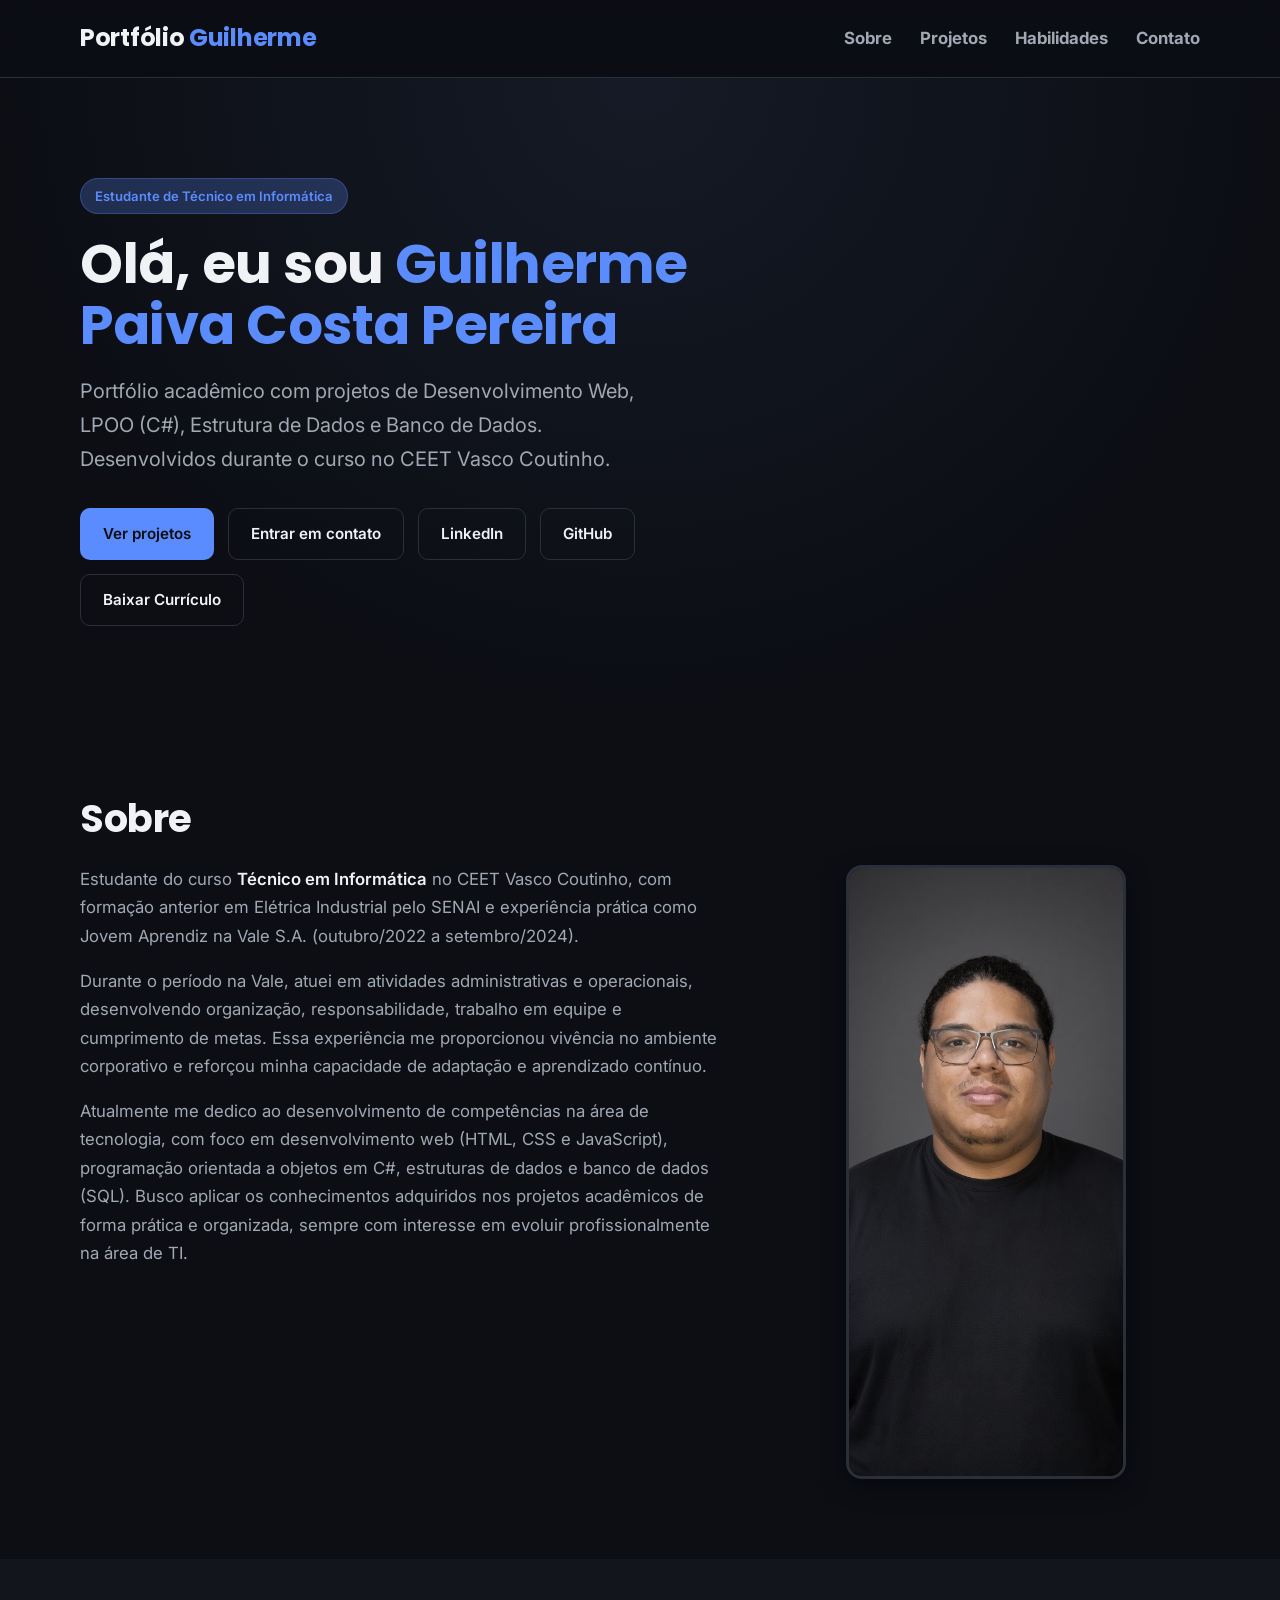
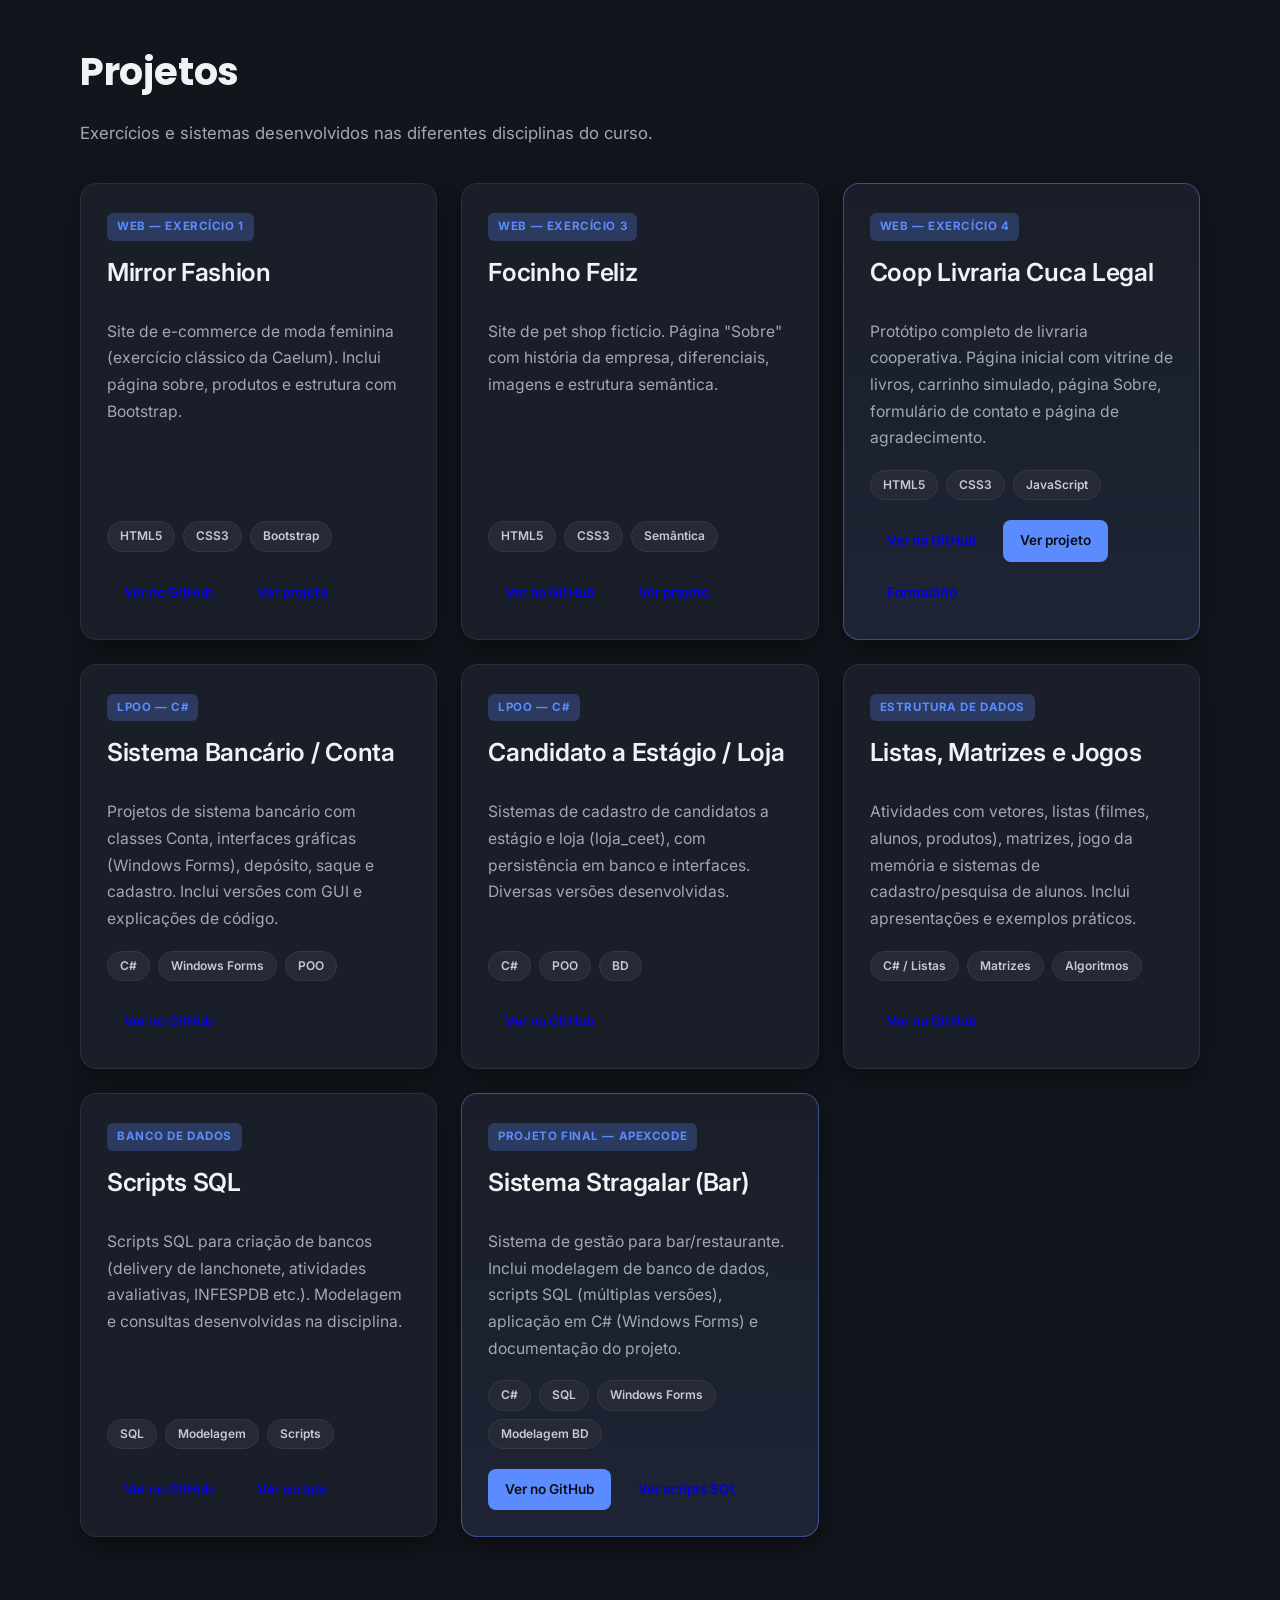
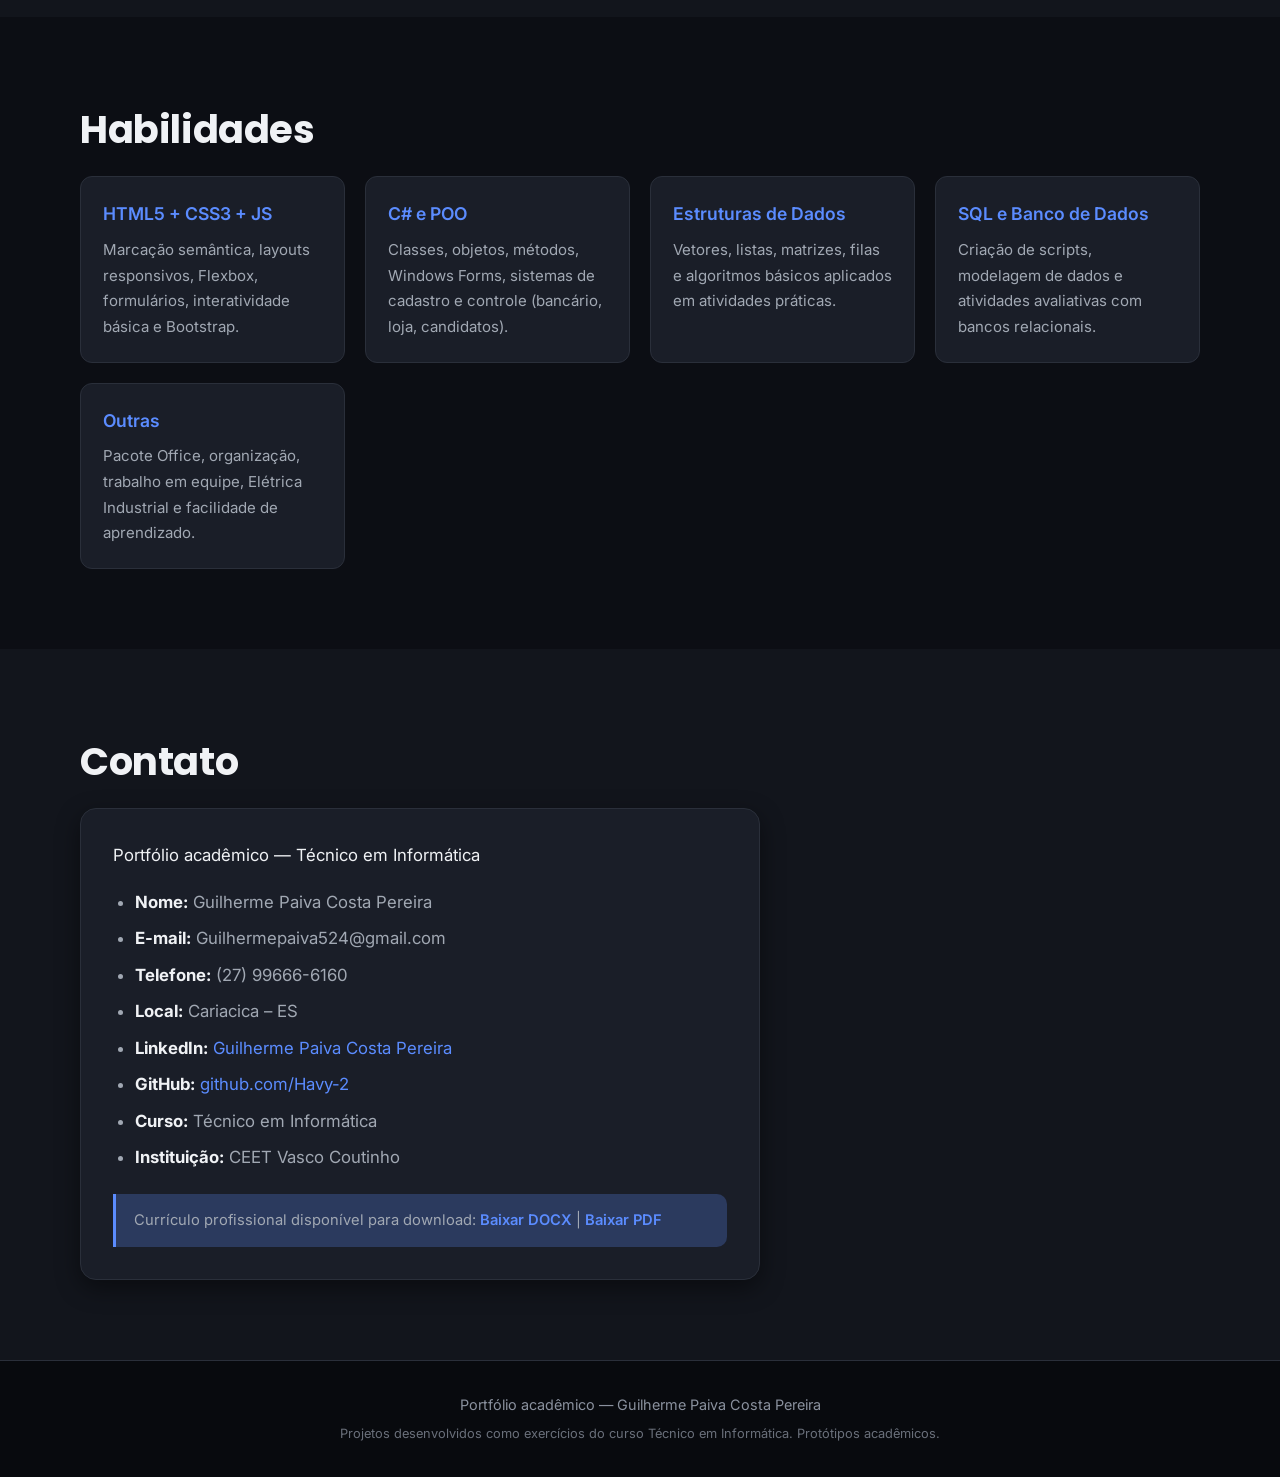
<file: index.html>
<!DOCTYPE html>
<html lang="pt-BR">
<head>
  <meta charset="UTF-8">
  <meta name="viewport" content="width=device-width, initial-scale=1.0">
  <title>Portfólio | Guilherme Paiva Costa Pereira</title>
  <link rel="stylesheet" href="css/style.css">
  <link rel="preconnect" href="https://fonts.googleapis.com">
  <link rel="preconnect" href="https://fonts.gstatic.com" crossorigin>
  <link href="https://fonts.googleapis.com/css2?family=Inter:wght@400;500;600;700&family=Poppins:wght@500;600;700&display=swap" rel="stylesheet">
</head>
<body>
  <header class="header">
    <div class="container header-inner">
      <a href="#" class="logo">Portfólio <span>Guilherme</span></a>
      <nav>
        <a href="#sobre">Sobre</a>
        <a href="#projetos">Projetos</a>
        <a href="#habilidades">Habilidades</a>
        <a href="#contato">Contato</a>
      </nav>
    </div>
  </header>

  <section class="hero">
    <div class="container">
      <div class="hero-content">
        <p class="tag">Estudante de Técnico em Informática</p>
        <h1>Olá, eu sou <span>Guilherme Paiva Costa Pereira</span></h1>
        <p class="subtitle">
          Portfólio acadêmico com projetos de Desenvolvimento Web, LPOO (C#), Estrutura de Dados e Banco de Dados.<br>
          Desenvolvidos durante o curso no CEET Vasco Coutinho.
        </p>
        <div class="hero-buttons">
          <a href="#projetos" class="btn btn-primary">Ver projetos</a>
          <a href="#contato" class="btn btn-secondary">Entrar em contato</a>
          <a href="https://www.linkedin.com/in/guilherme-paiva-costa-pereira-906704447/" class="btn btn-secondary" target="_blank" rel="noopener">LinkedIn</a>
          <a href="https://github.com/Havy-2" class="btn btn-secondary" target="_blank" rel="noopener">GitHub</a>
          <a href="curriculo-profissional.docx" class="btn btn-secondary" download>Baixar Currículo</a>
        </div>
      </div>
    </div>
  </section>

  <section id="sobre" class="section">
    <div class="container">
      <h2>Sobre</h2>
      <div class="about-grid">
        <div class="about-text">
          <p>
            Estudante do curso <strong>Técnico em Informática</strong> no CEET Vasco Coutinho, com formação anterior em Elétrica Industrial pelo SENAI e experiência prática como Jovem Aprendiz na Vale S.A. (outubro/2022 a setembro/2024).
          </p>
          <p>
            Durante o período na Vale, atuei em atividades administrativas e operacionais, desenvolvendo organização, responsabilidade, trabalho em equipe e cumprimento de metas. Essa experiência me proporcionou vivência no ambiente corporativo e reforçou minha capacidade de adaptação e aprendizado contínuo.
          </p>
          <p>
            Atualmente me dedico ao desenvolvimento de competências na área de tecnologia, com foco em desenvolvimento web (HTML, CSS e JavaScript), programação orientada a objetos em C#, estruturas de dados e banco de dados (SQL). Busco aplicar os conhecimentos adquiridos nos projetos acadêmicos de forma prática e organizada, sempre com interesse em evoluir profissionalmente na área de TI.
          </p>
        </div>
        <div class="about-avatar">
          <img src="avatar.jpg" alt="Foto de Guilherme Paiva Costa Pereira" class="avatar-img">
        </div>
      </div>
    </div>
  </section>

  <section id="projetos" class="section section-alt">
    <div class="container">
      <h2>Projetos</h2>
      <p class="section-intro">Exercícios e sistemas desenvolvidos nas diferentes disciplinas do curso.</p>

      <div class="projects-grid">
        <!-- Web Projects -->
        <article class="project-card">
          <div class="project-header">
            <span class="project-tag">Web — Exercício 1</span>
            <h3>Mirror Fashion</h3>
          </div>
          <p>
            Site de e-commerce de moda feminina (exercício clássico da Caelum). 
            Inclui página sobre, produtos e estrutura com Bootstrap.
          </p>
          <ul class="tech-list">
            <li>HTML5</li>
            <li>CSS3</li>
            <li>Bootstrap</li>
          </ul>
          <div class="project-links">
            <a href="https://github.com/Havy-2/Portfolio/tree/main/mirrorfashion" class="btn btn-sm" target="_blank">Ver no GitHub</a>
            <a href="mirrorfashion/sobre.html" class="btn btn-sm" target="_blank">Ver projeto</a>
          </div>
        </article>

        <article class="project-card">
          <div class="project-header">
            <span class="project-tag">Web — Exercício 3</span>
            <h3>Focinho Feliz</h3>
          </div>
          <p>
            Site de pet shop fictício. Página "Sobre" com história da empresa, diferenciais,
            imagens e estrutura semântica.
          </p>
          <ul class="tech-list">
            <li>HTML5</li>
            <li>CSS3</li>
            <li>Semântica</li>
          </ul>
          <div class="project-links">
            <a href="https://github.com/Havy-2/Portfolio/tree/main/focinhofeliz" class="btn btn-sm" target="_blank">Ver no GitHub</a>
            <a href="focinhofeliz/sobre.html" class="btn btn-sm" target="_blank">Ver projeto</a>
          </div>
        </article>

        <article class="project-card featured">
          <div class="project-header">
            <span class="project-tag">Web — Exercício 4</span>
            <h3>Coop Livraria Cuca Legal</h3>
          </div>
          <p>
            Protótipo completo de livraria cooperativa. Página inicial com vitrine de livros,
            carrinho simulado, página Sobre, formulário de contato e página de agradecimento.
          </p>
          <ul class="tech-list">
            <li>HTML5</li>
            <li>CSS3</li>
            <li>JavaScript</li>
          </ul>
          <div class="project-links">
            <a href="https://github.com/Havy-2/Portfolio/tree/main/livraria-cuca-legal" class="btn btn-sm" target="_blank">Ver no GitHub</a>
            <a href="livraria-cuca-legal/index.html" class="btn btn-sm btn-primary" target="_blank">Ver projeto</a>
            <a href="livraria-cuca-legal/contato.html" class="btn btn-sm" target="_blank">Formulário</a>
          </div>
        </article>

        <!-- LPOO / C# -->
        <article class="project-card">
          <div class="project-header">
            <span class="project-tag">LPOO — C#</span>
            <h3>Sistema Bancário / Conta</h3>
          </div>
          <p>
            Projetos de sistema bancário com classes Conta, interfaces gráficas (Windows Forms),
            depósito, saque e cadastro. Inclui versões com GUI e explicações de código.
          </p>
          <ul class="tech-list">
            <li>C#</li>
            <li>Windows Forms</li>
            <li>POO</li>
          </ul>
          <div class="project-links">
            <a href="https://github.com/Havy-2/Portfolio/tree/main/projetos/Banco" class="btn btn-sm" target="_blank">Ver no GitHub</a>
          </div>
        </article>

        <article class="project-card">
          <div class="project-header">
            <span class="project-tag">LPOO — C#</span>
            <h3>Candidato a Estágio / Loja</h3>
          </div>
          <p>
            Sistemas de cadastro de candidatos a estágio e loja (loja_ceet), com persistência em banco 
            e interfaces. Diversas versões desenvolvidas.
          </p>
          <ul class="tech-list">
            <li>C#</li>
            <li>POO</li>
            <li>BD</li>
          </ul>
          <div class="project-links">
            <a href="https://github.com/Havy-2/Portfolio/tree/main/projetos/ContaBancaria" class="btn btn-sm" target="_blank">Ver no GitHub</a>
          </div>
        </article>

        <!-- Estrutura de Dados -->
        <article class="project-card">
          <div class="project-header">
            <span class="project-tag">Estrutura de Dados</span>
            <h3>Listas, Matrizes e Jogos</h3>
          </div>
          <p>
            Atividades com vetores, listas (filmes, alunos, produtos), matrizes, jogo da memória 
            e sistemas de cadastro/pesquisa de alunos. Inclui apresentações e exemplos práticos.
          </p>
          <ul class="tech-list">
            <li>C# / Listas</li>
            <li>Matrizes</li>
            <li>Algoritmos</li>
          </ul>
          <div class="project-links">
            <a href="https://github.com/Havy-2/Portfolio/tree/main/projetos/ED" class="btn btn-sm" target="_blank">Ver no GitHub</a>
          </div>
        </article>

        <!-- Banco de Dados -->
        <article class="project-card">
          <div class="project-header">
            <span class="project-tag">Banco de Dados</span>
            <h3>Scripts SQL</h3>
          </div>
          <p>
            Scripts SQL para criação de bancos (delivery de lanchonete, atividades avaliativas, INFESPDB etc.).
            Modelagem e consultas desenvolvidas na disciplina.
          </p>
          <ul class="tech-list">
            <li>SQL</li>
            <li>Modelagem</li>
            <li>Scripts</li>
          </ul>
          <div class="project-links">
            <a href="https://github.com/Havy-2/Portfolio/tree/main/materiais/banco-de-dados" class="btn btn-sm" target="_blank">Ver no GitHub</a>
            <a href="materiais/banco-de-dados/" class="btn btn-sm" target="_blank">Ver scripts</a>
          </div>
        </article>

        <!-- ApexCode / Stragalar -->
        <article class="project-card featured">
          <div class="project-header">
            <span class="project-tag">Projeto Final — ApexCode</span>
            <h3>Sistema Stragalar (Bar)</h3>
          </div>
          <p>
            Sistema de gestão para bar/restaurante. Inclui modelagem de banco de dados, scripts SQL 
            (múltiplas versões), aplicação em C# (Windows Forms) e documentação do projeto.
          </p>
          <ul class="tech-list">
            <li>C#</li>
            <li>SQL</li>
            <li>Windows Forms</li>
            <li>Modelagem BD</li>
          </ul>
          <div class="project-links">
            <a href="https://github.com/Havy-2/Portfolio/tree/main/materiais/apexcode" class="btn btn-sm btn-primary" target="_blank">Ver no GitHub</a>
            <a href="materiais/apexcode/" class="btn btn-sm" target="_blank">Ver scripts SQL</a>
          </div>
        </article>
      </div>
    </div>
  </section>

  <section id="habilidades" class="section">
    <div class="container">
      <h2>Habilidades</h2>
      <div class="skills-grid">
        <div class="skill">
          <h4>HTML5 + CSS3 + JS</h4>
          <p>Marcação semântica, layouts responsivos, Flexbox, formulários, interatividade básica e Bootstrap.</p>
        </div>
        <div class="skill">
          <h4>C# e POO</h4>
          <p>Classes, objetos, métodos, Windows Forms, sistemas de cadastro e controle (bancário, loja, candidatos).</p>
        </div>
        <div class="skill">
          <h4>Estruturas de Dados</h4>
          <p>Vetores, listas, matrizes, filas e algoritmos básicos aplicados em atividades práticas.</p>
        </div>
        <div class="skill">
          <h4>SQL e Banco de Dados</h4>
          <p>Criação de scripts, modelagem de dados e atividades avaliativas com bancos relacionais.</p>
        </div>
        <div class="skill">
          <h4>Outras</h4>
          <p>Pacote Office, organização, trabalho em equipe, Elétrica Industrial e facilidade de aprendizado.</p>
        </div>
      </div>
    </div>
  </section>

  <section id="contato" class="section section-alt">
    <div class="container">
      <h2>Contato</h2>
      <div class="contact-box">
        <p>Portfólio acadêmico — Técnico em Informática</p>
        <ul class="contact-list">
          <li><strong>Nome:</strong> Guilherme Paiva Costa Pereira</li>
          <li><strong>E-mail:</strong> Guilhermepaiva524@gmail.com</li>
          <li><strong>Telefone:</strong> (27) 99666-6160</li>
          <li><strong>Local:</strong> Cariacica – ES</li>
          <li><strong>LinkedIn:</strong> <a href="https://www.linkedin.com/in/guilherme-paiva-costa-pereira-906704447/" target="_blank" rel="noopener">Guilherme Paiva Costa Pereira</a></li>
          <li><strong>GitHub:</strong> <a href="https://github.com/Havy-2" target="_blank" rel="noopener">github.com/Havy-2</a></li>
          <li><strong>Curso:</strong> Técnico em Informática</li>
          <li><strong>Instituição:</strong> CEET Vasco Coutinho</li>
        </ul>
        <p class="note">
          Currículo profissional disponível para download: 
          <a href="curriculo-profissional.docx" download>Baixar DOCX</a> | 
          <a href="curriculo-guilherme-paiva.pdf" download>Baixar PDF</a>
        </p>
      </div>
    </div>
  </section>

  <footer class="footer">
    <div class="container">
      <p>Portfólio acadêmico — Guilherme Paiva Costa Pereira</p>
      <p class="footer-note">Projetos desenvolvidos como exercícios do curso Técnico em Informática. Protótipos acadêmicos.</p>
    </div>
  </footer>

  <script src="js/script.js"></script>
</body>
</html>
</file>
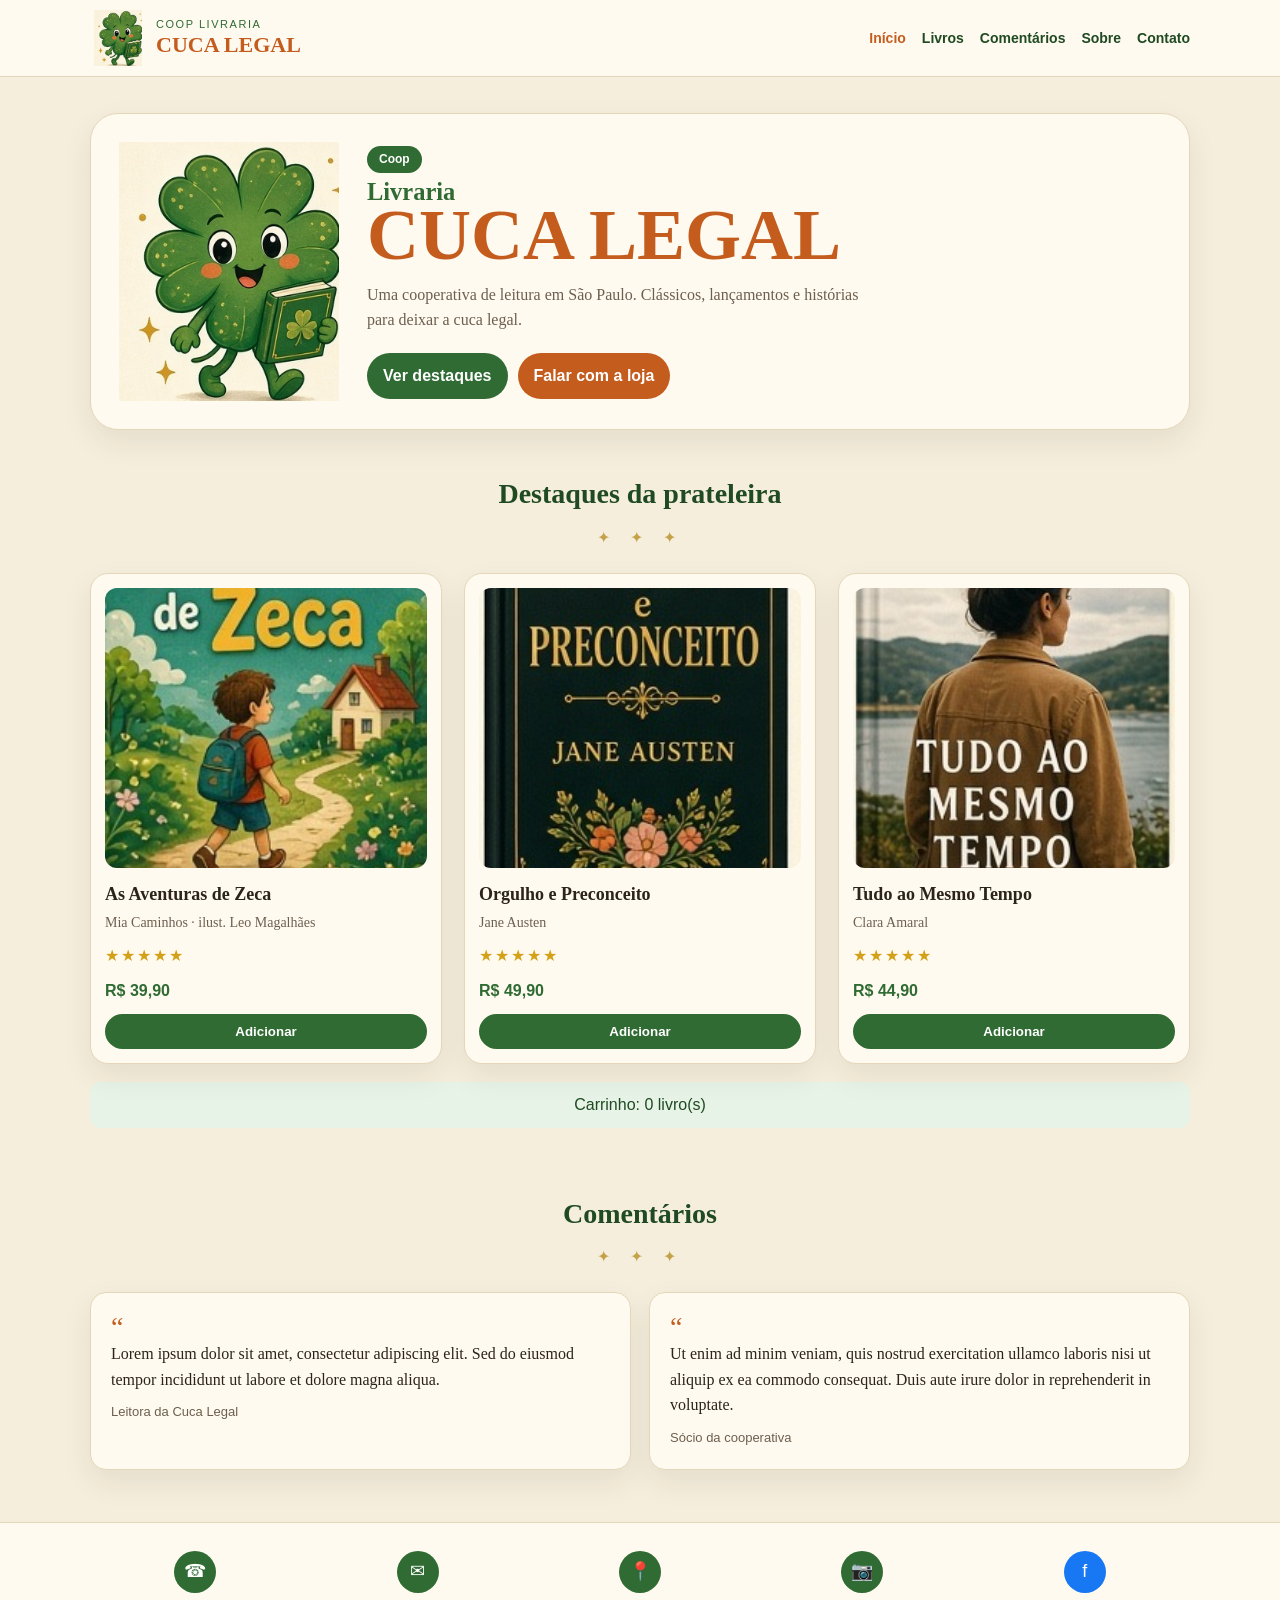
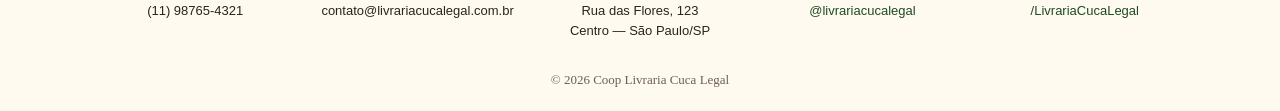
<file: projetos-web/livraria-cuca-legal/index.html>
<!DOCTYPE html>
<html lang="pt-BR">
<head>
  <meta charset="UTF-8">
  <meta name="viewport" content="width=device-width, initial-scale=1.0">
  <title>Coop Livraria Cuca Legal</title>
  <link rel="icon" href="sobre/img/logo-rodape.jpg" type="image/jpeg">
  <link rel="stylesheet" href="css/estilo.css">
</head>
<body>
  <header class="topo">
    <div class="container topo-interno">
      <a class="marca" href="index.html">
        <img src="sobre/img/mascote.jpg" alt="Mascote trevo da Cuca Legal">
        <span>
          <small>Coop Livraria</small>
          <strong>CUCA LEGAL</strong>
        </span>
      </a>
      <nav>
        <a class="ativo" href="index.html">Início</a>
        <a href="#vitrine">Livros</a>
        <a href="#comentarios">Comentários</a>
        <a href="sobre.html">Sobre</a>
        <a href="contato.html">Contato</a>
      </nav>
    </div>
  </header>

  <main>
    <section class="hero">
      <div class="container hero-box">
        <img src="sobre/img/mascote.jpg" alt="Trevo sorridente com um livro">
        <div>
          <span class="selo">Coop</span>
          <h1><span>Livraria</span>CUCA LEGAL</h1>
          <p>Uma cooperativa de leitura em São Paulo. Clássicos, lançamentos e histórias para deixar a cuca legal.</p>
          <div class="acoes">
            <a class="btn" href="#vitrine">Ver destaques</a>
            <a class="btn alt" href="contato.html">Falar com a loja</a>
          </div>
        </div>
      </div>
    </section>

    <section id="vitrine">
      <div class="container">
        <h2>Destaques da prateleira</h2>
        <p class="folhas">✦ ✦ ✦</p>
        <div class="grade">
          <article class="card">
            <img src="sobre/img/capa-zeca.jpg" alt="Capa de As Aventuras de Zeca">
            <h3>As Aventuras de Zeca</h3>
            <p class="autor">Mia Caminhos · ilust. Leo Magalhães</p>
            <p class="estrelas">★★★★★</p>
            <p class="preco">R$ 39,90</p>
            <button class="btn adicionar">Adicionar</button>
          </article>
          <article class="card">
            <img src="sobre/img/capa-orgulho.jpg" alt="Capa de Orgulho e Preconceito">
            <h3>Orgulho e Preconceito</h3>
            <p class="autor">Jane Austen</p>
            <p class="estrelas">★★★★★</p>
            <p class="preco">R$ 49,90</p>
            <button class="btn adicionar">Adicionar</button>
          </article>
          <article class="card">
            <img src="sobre/img/capa-tudo.jpg" alt="Capa de Tudo ao Mesmo Tempo">
            <h3>Tudo ao Mesmo Tempo</h3>
            <p class="autor">Clara Amaral</p>
            <p class="estrelas">★★★★★</p>
            <p class="preco">R$ 44,90</p>
            <button class="btn adicionar">Adicionar</button>
          </article>
        </div>
        <p id="carrinho" class="aviso" style="display:block;margin-top:18px;text-align:center">Carrinho: 0 livro(s)</p>
      </div>
    </section>

    <section id="comentarios">
      <div class="container">
        <h2>Comentários</h2>
        <p class="folhas">✦ ✦ ✦</p>
        <div class="comentarios">
          <blockquote class="depoimento">
            <p>“</p>
            <p>Lorem ipsum dolor sit amet, consectetur adipiscing elit. Sed do eiusmod tempor incididunt ut labore et dolore magna aliqua.</p>
            <p class="quem">Leitora da Cuca Legal</p>
          </blockquote>
          <blockquote class="depoimento">
            <p>“</p>
            <p>Ut enim ad minim veniam, quis nostrud exercitation ullamco laboris nisi ut aliquip ex ea commodo consequat. Duis aute irure dolor in reprehenderit in voluptate.</p>
            <p class="quem">Sócio da cooperativa</p>
          </blockquote>
        </div>
      </div>
    </section>
  </main>

  <footer>
    <div class="container rodape-contato">
      <div>
        <div class="icone">☎</div>
        <p>(11) 98765-4321</p>
      </div>
      <div>
        <div class="icone">✉</div>
        <p>contato@livrariacucalegal.com.br</p>
      </div>
      <div>
        <div class="icone">📍</div>
        <p>Rua das Flores, 123<br>Centro — São Paulo/SP</p>
      </div>
      <div>
        <div class="icone">📷</div>
        <p><a href="https://instagram.com/livrariacucalegal" target="_blank" rel="noopener">@livrariacucalegal</a></p>
      </div>
      <div>
        <div class="icone azul">f</div>
        <p><a href="https://facebook.com/LivrariaCucaLegal" target="_blank" rel="noopener">/LivrariaCucaLegal</a></p>
      </div>
    </div>
    <p class="copy">© 2026 Coop Livraria Cuca Legal</p>
  </footer>
  <script src="js/script.js"></script>
</body>
</html>
</file>
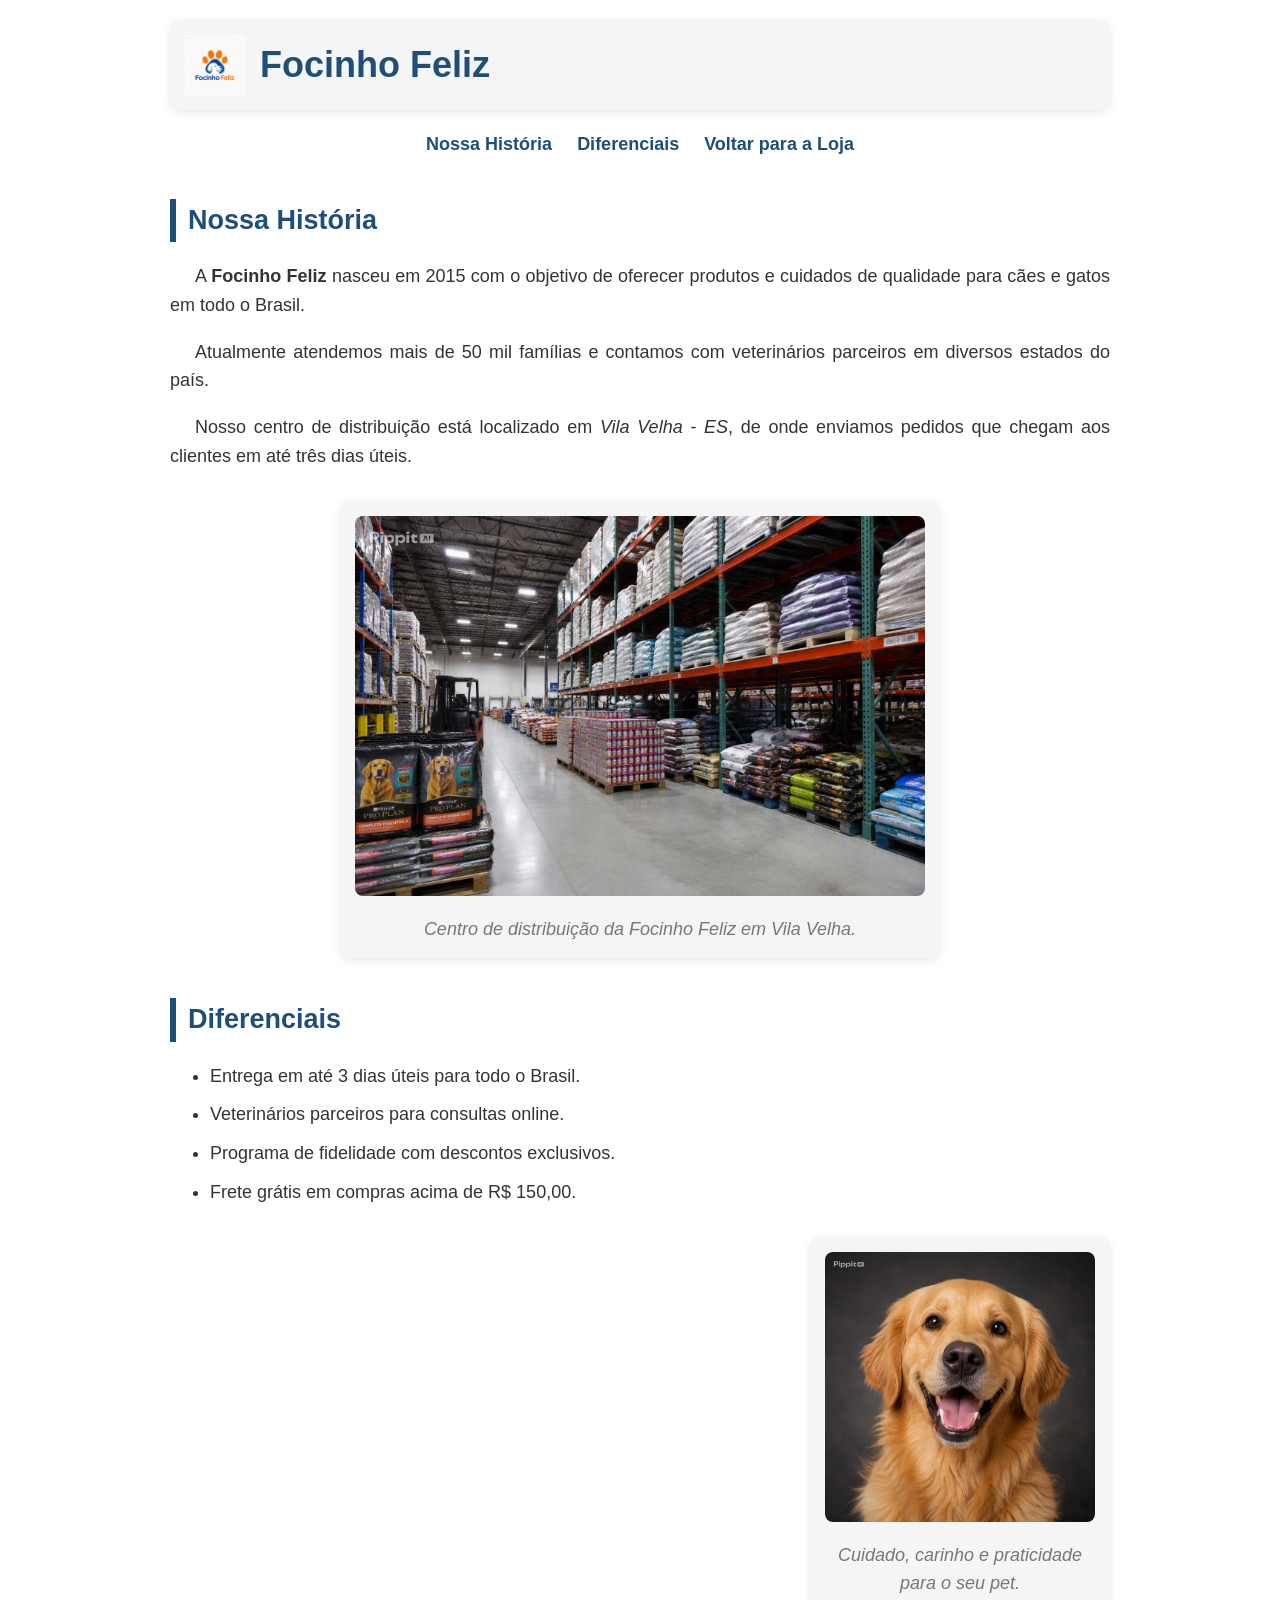
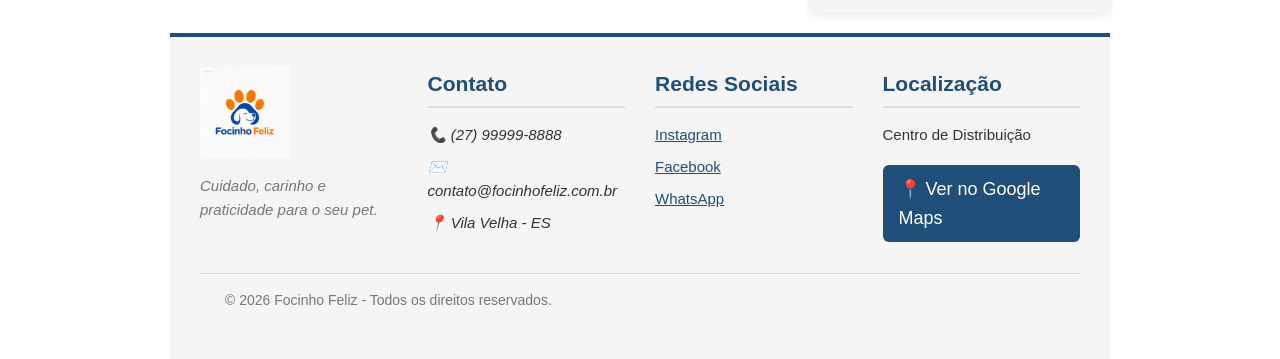
<file: projetos-web/focinhofeliz/sobre.html>
<!DOCTYPE html>
<html lang="pt-BR">

<head>
    <meta charset="UTF-8">
    <meta name="viewport" content="width=device-width, initial-scale=1.0">

    <title>Sobre | Focinho Feliz</title>

    <link rel="icon" href="sobre/img/logo-rodape.png" type="image/png">
    <link rel="stylesheet" href="sobre/sobre.css">
</head>

<body>

    <!-- Cabeçalho -->
            <h1>
            <img src="sobre/img/logo-rodape.png"
                 alt="Logo da Focinho Feliz"
                 id="logo-cabecalho"
                 loading="lazy">

            <span>Focinho Feliz</span>
        </h1>

        <nav aria-label="Menu principal">

            <a href="#historia">Nossa História</a>

            <a href="#diferenciais">Diferenciais</a>

            <a href="index.html">Voltar para a Loja</a>

        </nav>

    <!-- Conteúdo principal -->
    <main>

        <section id="historia">

            <h2>Nossa História</h2>

            <p>
                A <strong>Focinho Feliz</strong> nasceu em 2015 com o objetivo
                de oferecer produtos e cuidados de qualidade para cães e gatos
                em todo o Brasil.
            </p>

            <p>
                Atualmente atendemos mais de 50 mil famílias e contamos com
                veterinários parceiros em diversos estados do país.
            </p>

            <p>
                Nosso centro de distribuição está localizado em
                <em>Vila Velha - ES</em>, de onde enviamos pedidos que chegam
                aos clientes em até três dias úteis.
            </p>

            <figure id="centro-distribuicao">

                <img src="sobre/img/centro-distribuicao.png"
                     alt="Centro de distribuição da Focinho Feliz"
                     loading="lazy">

                <figcaption>
                    Centro de distribuição da Focinho Feliz em Vila Velha.
                </figcaption>

            </figure>

        </section>

        <section id="diferenciais">

            <h2>Diferenciais</h2>

            <ul>

                <li>Entrega em até 3 dias úteis para todo o Brasil.</li>

                <li>Veterinários parceiros para consultas online.</li>

                <li>Programa de fidelidade com descontos exclusivos.</li>

                <li>Frete grátis em compras acima de R$ 150,00.</li>

            </ul>

            <figure id="pet-destaque">

                <img src="sobre/img/pet-destaque.png"
                     alt="Pet recebendo carinho"
                     loading="lazy">

                <figcaption>
                    Cuidado, carinho e praticidade para o seu pet.
                </figcaption>

            </figure>

        </section>

    </main>

    <!-- Rodapé -->
    <footer id="rodape">

        <div class="rodape-conteudo">

            <section class="rodape-coluna rodape-brand">

                <img src="sobre/img/logo-rodape.png"
                     alt="Logo da Focinho Feliz"
                     loading="lazy">

                <p class="rodape-slogan">
                    Cuidado, carinho e praticidade para o seu pet.
                </p>

            </section>

            <section class="rodape-coluna">

                <h3>Contato</h3>

                <address>

                    <p>📞 (27) 99999-8888</p>

                    <p>✉️ contato@focinhofeliz.com.br</p>

                    <p>📍 Vila Velha - ES</p>

                </address>

            </section>

            <section class="rodape-coluna">

                <h3>Redes Sociais</h3>

                <p>
                    <a href="https://instagram.com"
                       target="_blank"
                       rel="noopener noreferrer">
                        Instagram
                    </a>
                </p>

                <p>
                    <a href="https://facebook.com"
                       target="_blank"
                       rel="noopener noreferrer">
                        Facebook
                    </a>
                </p>

                <p>
                    <a href="https://wa.me/5527999998888"
                       target="_blank"
                       rel="noopener noreferrer">
                        WhatsApp
                    </a>
                </p>

            </section>

            <section class="rodape-coluna">

                <h3>Localização</h3>

                <p>Centro de Distribuição</p>

                <a class="btn-mapa"
                   href="https://maps.google.com/?q=Vila+Velha+ES"
                   target="_blank"
                   rel="noopener noreferrer">

                    📍 Ver no Google Maps

                </a>

            </section>

        </div>

        <div class="rodape-copyright">

            <p>&copy; 2026 Focinho Feliz - Todos os direitos reservados.</p>

        </div>

    </footer>
<script src="js/script.js"></script>

</body>

</html>
</file>
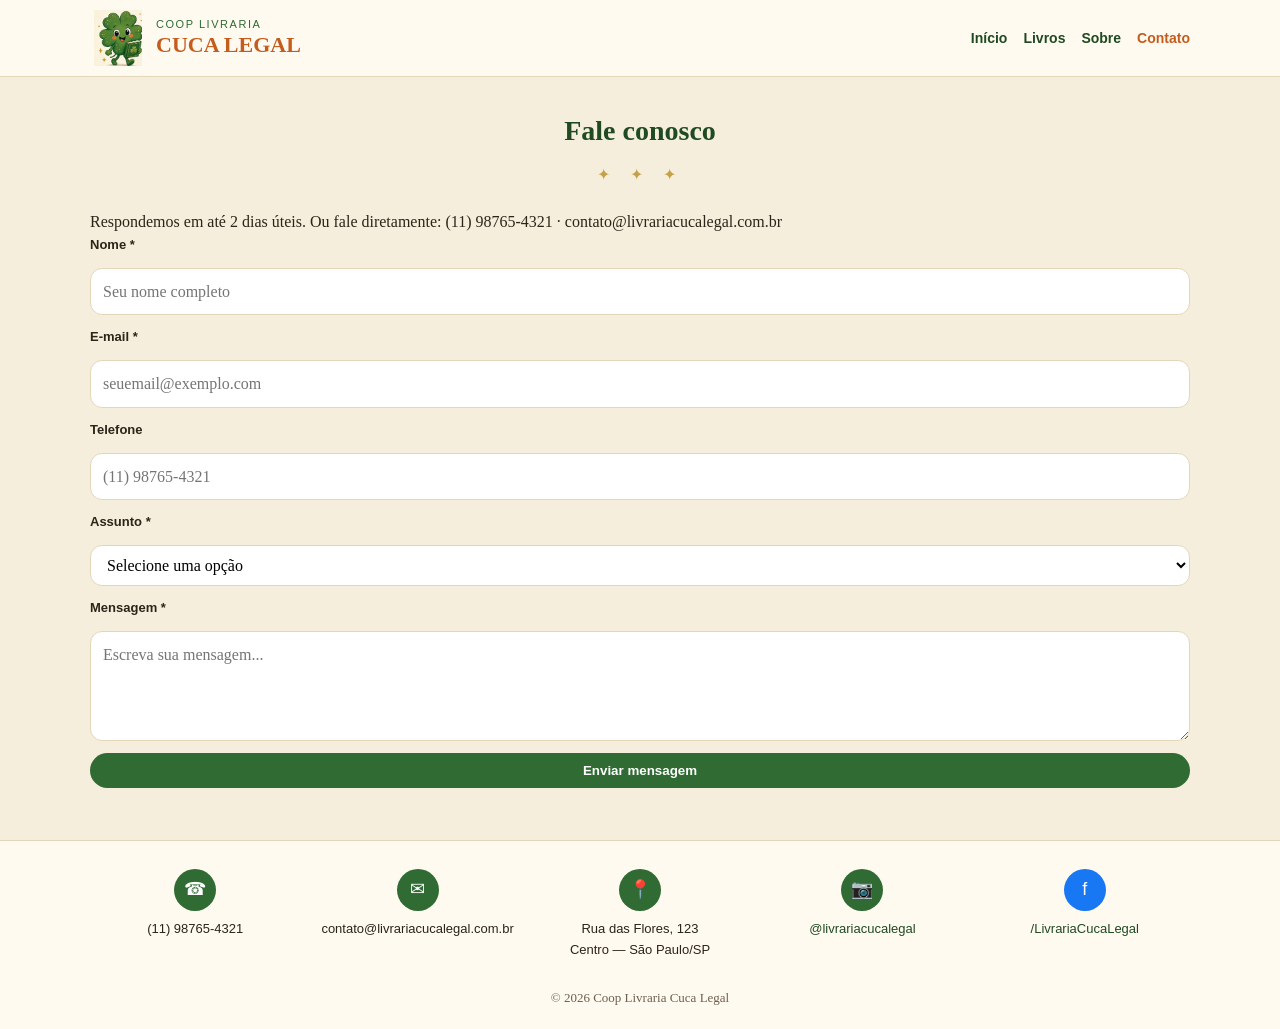
<file: projetos-web/livraria-cuca-legal/contato.html>
<!DOCTYPE html>
<html lang="pt-BR">
<head>
  <meta charset="UTF-8">
  <meta name="viewport" content="width=device-width, initial-scale=1.0">
  <title>Contato | Coop Livraria Cuca Legal</title>
  <link rel="icon" href="sobre/img/logo-rodape.jpg" type="image/jpeg">
  <link rel="stylesheet" href="css/estilo.css">
</head>
<body>
  <header class="topo">
    <div class="container topo-interno">
      <a class="marca" href="index.html">
        <img src="sobre/img/mascote.jpg" alt="Mascote da Cuca Legal">
        <span>
          <small>Coop Livraria</small>
          <strong>CUCA LEGAL</strong>
        </span>
      </a>
      <nav>
        <a href="index.html">Início</a>
        <a href="index.html#vitrine">Livros</a>
        <a href="sobre.html">Sobre</a>
        <a class="ativo" href="contato.html">Contato</a>
      </nav>
    </div>
  </header>

  <main class="container">
    <section>
      <h2>Fale conosco</h2>
      <p class="folhas">✦ ✦ ✦</p>
      <p>Respondemos em até 2 dias úteis. Ou fale diretamente: (11) 98765-4321 · contato@livrariacucalegal.com.br</p>

      <!--
        INSTRUÇÕES para Google Forms:
        1. Substitua SEU_ID pelo código do formulário (entre /e/ e /formResponse)
        2. Substitua cada entry.XXXXX pelos códigos reais dos campos do Google Forms
      -->

      <script>var enviado = false;</script>
      <iframe name="envio-oculto" style="display:none" onload="if (enviado) { window.location = 'obrigado.html'; }"></iframe>

      <form action="https://docs.google.com/forms/d/e/SEU_ID/formResponse" method="POST" target="envio-oculto" onsubmit="enviado = true;">
        <label>Nome <span class="obrigatorio">*</span></label>
        <input type="text" name="entry.XXXXX_NOME" placeholder="Seu nome completo" required>

        <label>E-mail <span class="obrigatorio">*</span></label>
        <input type="email" name="entry.XXXXX_EMAIL" placeholder="seuemail@exemplo.com" required>

        <label>Telefone</label>
        <input type="tel" name="entry.XXXXX_TELEFONE" placeholder="(11) 98765-4321">

        <label>Assunto <span class="obrigatorio">*</span></label>
        <select name="entry.XXXXX_ASSUNTO" required>
          <option value="">Selecione uma opção</option>
          <option>Orçamento</option>
          <option>Dúvida</option>
          <option>Outro</option>
        </select>

        <label>Mensagem <span class="obrigatorio">*</span></label>
        <textarea name="entry.XXXXX_MENSAGEM" placeholder="Escreva sua mensagem..." required></textarea>

        <button type="submit" class="btn">Enviar mensagem</button>
      </form>
    </section>
  </main>

  <footer>
    <div class="container rodape-contato">
      <div><div class="icone">☎</div><p>(11) 98765-4321</p></div>
      <div><div class="icone">✉</div><p>contato@livrariacucalegal.com.br</p></div>
      <div><div class="icone">📍</div><p>Rua das Flores, 123<br>Centro — São Paulo/SP</p></div>
      <div><div class="icone">📷</div><p><a href="https://instagram.com/livrariacucalegal" target="_blank" rel="noopener">@livrariacucalegal</a></p></div>
      <div><div class="icone azul">f</div><p><a href="https://facebook.com/LivrariaCucaLegal" target="_blank" rel="noopener">/LivrariaCucaLegal</a></p></div>
    </div>
    <p class="copy">© 2026 Coop Livraria Cuca Legal</p>
  </footer>
</body>
</html>
</file>
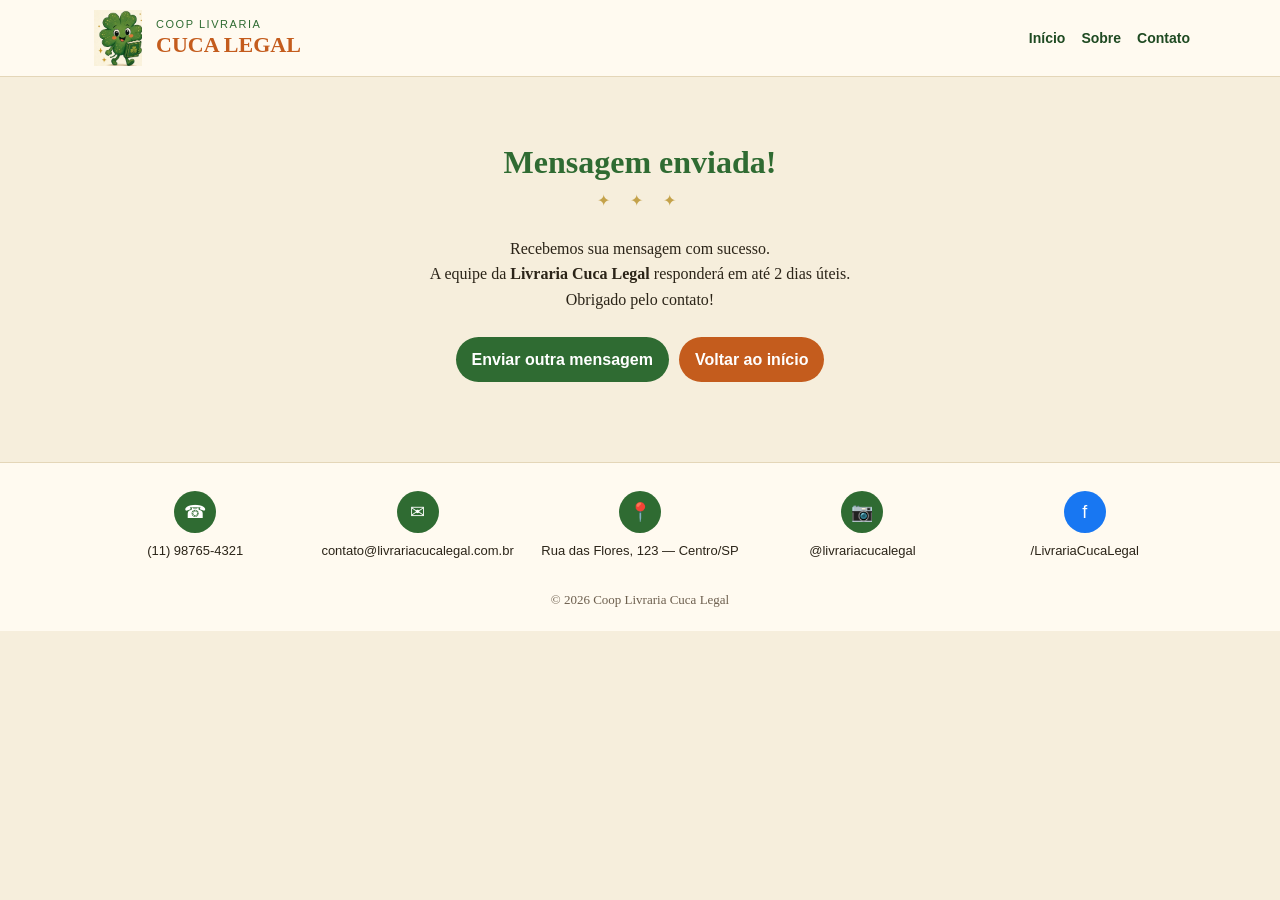
<file: projetos-web/livraria-cuca-legal/obrigado.html>
<!DOCTYPE html>
<html lang="pt-BR">
<head>
  <meta charset="UTF-8">
  <meta name="viewport" content="width=device-width, initial-scale=1.0">
  <title>Mensagem enviada | Coop Livraria Cuca Legal</title>
  <link rel="icon" href="sobre/img/logo-rodape.jpg" type="image/jpeg">
  <link rel="stylesheet" href="css/estilo.css">
</head>
<body>
  <header class="topo">
    <div class="container topo-interno">
      <a class="marca" href="index.html">
        <img src="sobre/img/mascote.jpg" alt="Mascote da Cuca Legal">
        <span>
          <small>Coop Livraria</small>
          <strong>CUCA LEGAL</strong>
        </span>
      </a>
      <nav>
        <a href="index.html">Início</a>
        <a href="sobre.html">Sobre</a>
        <a href="contato.html">Contato</a>
      </nav>
    </div>
  </header>

  <main class="container" style="text-align:center; padding:60px 0;">
    <h1 style="color:var(--verde);">Mensagem enviada!</h1>
    <p class="folhas">✦ ✦ ✦</p>
    <p>Recebemos sua mensagem com sucesso.<br>
       A equipe da <strong>Livraria Cuca Legal</strong> responderá em até 2 dias úteis.</p>
    <p>Obrigado pelo contato!</p>
    <div class="acoes" style="justify-content:center; margin-top:24px;">
      <a class="btn" href="contato.html">Enviar outra mensagem</a>
      <a class="btn alt" href="index.html">Voltar ao início</a>
    </div>
  </main>

  <footer>
    <div class="container rodape-contato">
      <div><div class="icone">☎</div><p>(11) 98765-4321</p></div>
      <div><div class="icone">✉</div><p>contato@livrariacucalegal.com.br</p></div>
      <div><div class="icone">📍</div><p>Rua das Flores, 123 — Centro/SP</p></div>
      <div><div class="icone">📷</div><p>@livrariacucalegal</p></div>
      <div><div class="icone azul">f</div><p>/LivrariaCucaLegal</p></div>
    </div>
    <p class="copy">© 2026 Coop Livraria Cuca Legal</p>
  </footer>
</body>
</html>
</file>
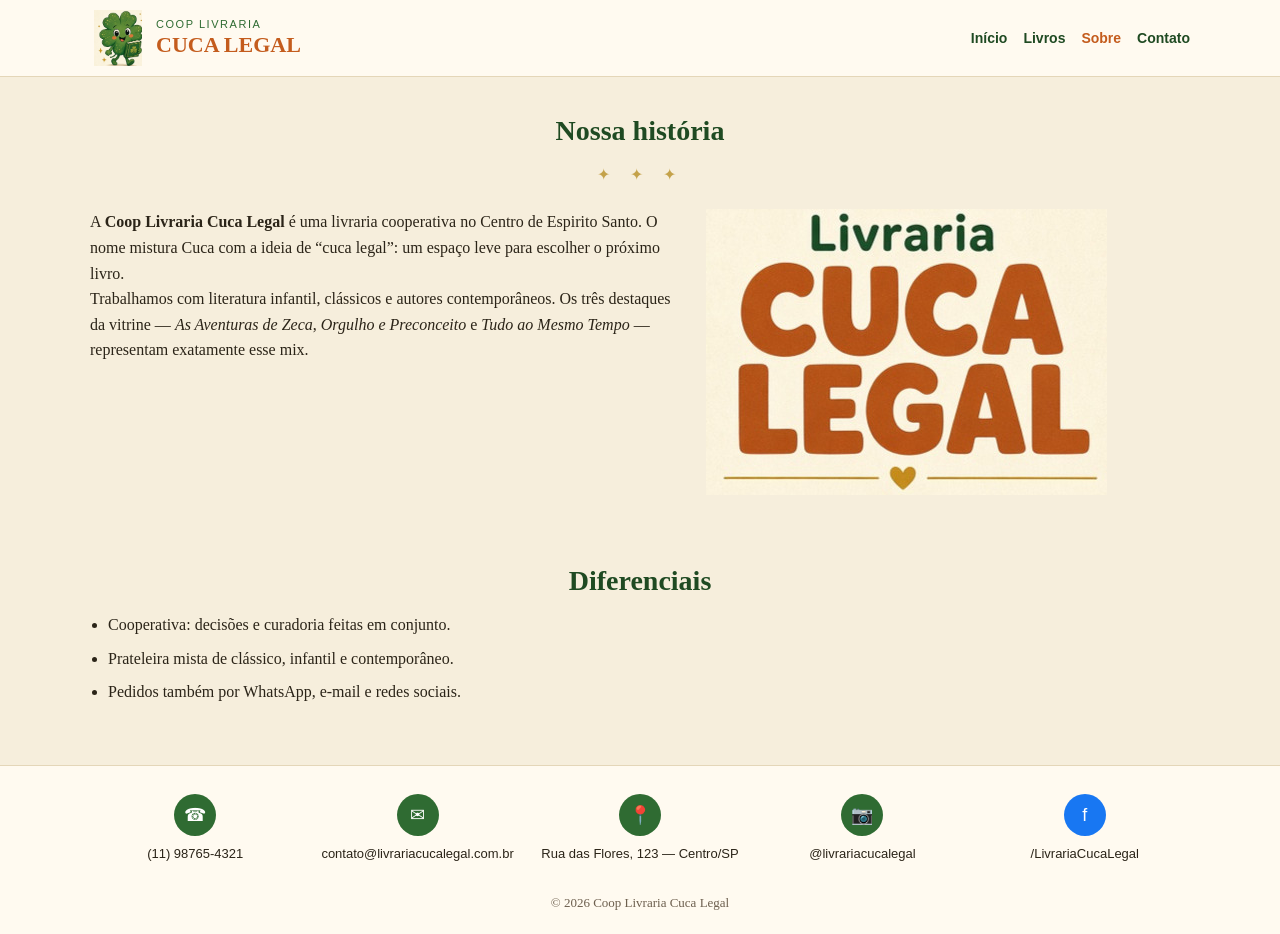
<file: projetos-web/livraria-cuca-legal/Sebre.html>
<!DOCTYPE html>
<html lang="pt-BR">
<head>
  <meta charset="UTF-8">
  <meta http-equiv="refresh" content="0; url=sobre.html">
  <title>Redirecionando…</title>
</head>
<body>
  <p>A página correta é <a href="sobre.html">sobre.html</a>.</p>
</body>
</html>
</file>
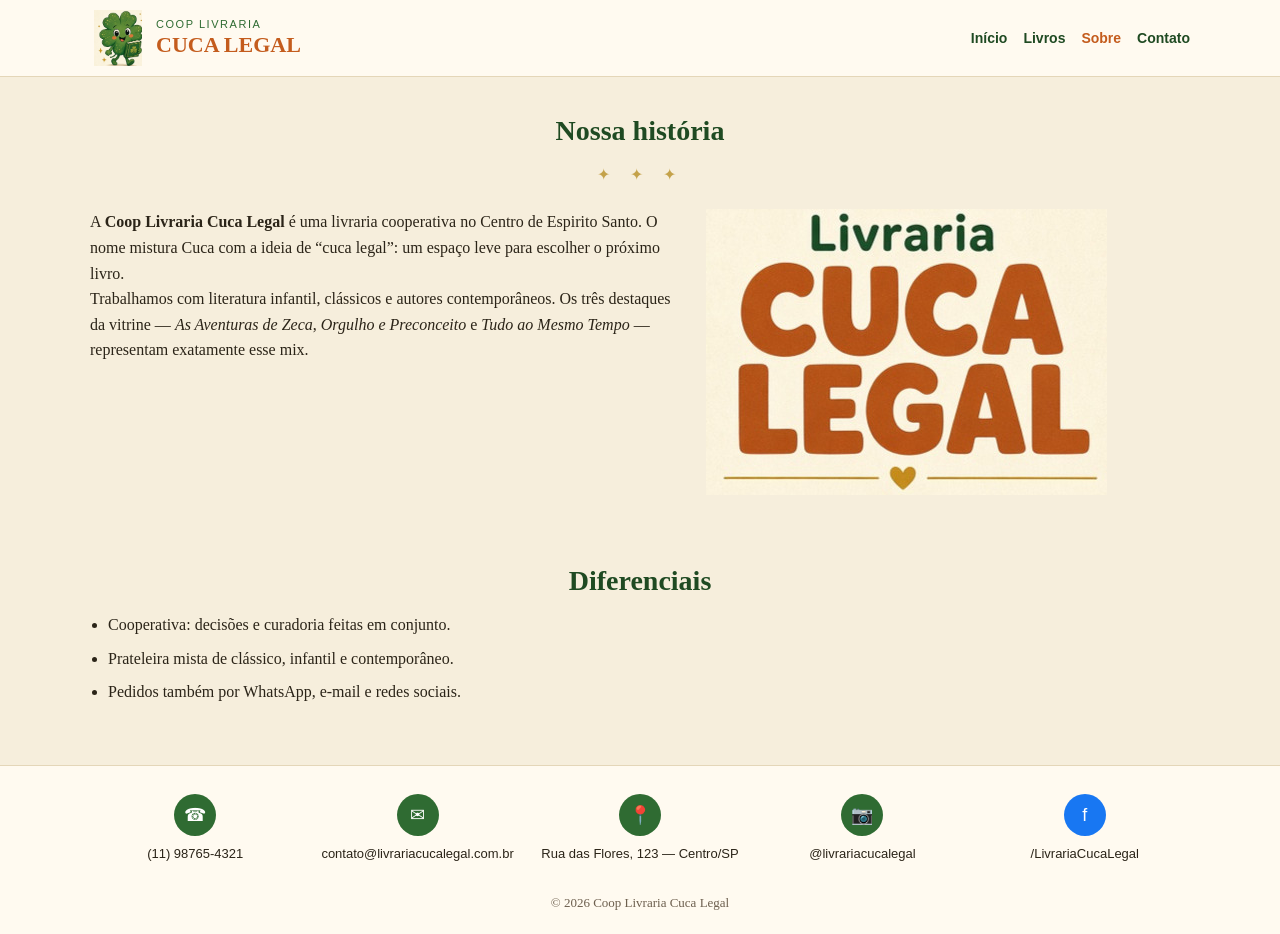
<file: projetos-web/livraria-cuca-legal/sobre.html>
<!DOCTYPE html>
<html lang="pt-BR">
<head>
  <meta charset="UTF-8">
  <meta name="viewport" content="width=device-width, initial-scale=1.0">
  <title>Sobre | Coop Livraria Cuca Legal</title>
  <link rel="icon" href="sobre/img/logo-rodape.jpg" type="image/jpeg">
  <link rel="stylesheet" href="css/estilo.css">
</head>
<body>
  <header class="topo">
    <div class="container topo-interno">
      <a class="marca" href="index.html">
        <img src="sobre/img/mascote.jpg" alt="Mascote da Cuca Legal">
        <span>
          <small>Coop Livraria</small>
          <strong>CUCA LEGAL</strong>
        </span>
      </a>
      <nav>
        <a href="index.html">Início</a>
        <a href="index.html#vitrine">Livros</a>
        <a class="ativo" href="sobre.html">Sobre</a>
        <a href="contato.html">Contato</a>
      </nav>
    </div>
  </header>
  <main class="container">
    <section id="historia">
      <h2>Nossa história</h2>
      <p class="folhas">✦ ✦ ✦</p>
      <div class="sobre-grid">
        <div>
          <p>A <strong>Coop Livraria Cuca Legal</strong> é uma livraria cooperativa no Centro de Espirito Santo. O nome mistura Cuca com a ideia de “cuca legal”: um espaço leve para escolher o próximo livro.</p>
          <p>Trabalhamos com literatura infantil, clássicos e autores contemporâneos. Os três destaques da vitrine — <em>As Aventuras de Zeca</em>, <em>Orgulho e Preconceito</em> e <em>Tudo ao Mesmo Tempo</em> — representam exatamente esse mix.</p>
        </div>
        <img src="sobre/img/nome-livraria.jpg" alt="Logotipo Livraria Cuca Legal">
      </div>
    </section>
    <section>
      <h2>Diferenciais</h2>
      <ul class="lista">
        <li>Cooperativa: decisões e curadoria feitas em conjunto.</li>
        <li>Prateleira mista de clássico, infantil e contemporâneo.</li>
        <li>Pedidos também por WhatsApp, e-mail e redes sociais.</li>
      </ul>
    </section>
  </main>
  <footer>
    <div class="container rodape-contato">
      <div><div class="icone">☎</div><p>(11) 98765-4321</p></div>
      <div><div class="icone">✉</div><p>contato@livrariacucalegal.com.br</p></div>
      <div><div class="icone">📍</div><p>Rua das Flores, 123 — Centro/SP</p></div>
      <div><div class="icone">📷</div><p>@livrariacucalegal</p></div>
      <div><div class="icone azul">f</div><p>/LivrariaCucaLegal</p></div>
    </div>
    <p class="copy">© 2026 Coop Livraria Cuca Legal</p>
  </footer>
</body>
</html>
</file>
<file: css/style.css>
/* Portfólio — Design aprimorado (tema escuro) */

:root {
  --primary: #5b8cff;
  --primary-dark: #3d6eef;
  --primary-glow: rgba(91, 140, 255, 0.25);
  --text: #f0f2f5;
  --text-light: #a1a8b3;
  --bg: #0c0e14;
  --bg-alt: #12151c;
  --bg-card: #1a1e28;
  --border: #2a2f3a;
  --card-shadow: 0 8px 24px rgba(0, 0, 0, 0.45);
  --radius: 12px;
}

* {
  box-sizing: border-box;
  margin: 0;
  padding: 0;
}

html {
  scroll-behavior: smooth;
}

body {
  font-family: "Inter", system-ui, -apple-system, sans-serif;
  color: var(--text);
  background: var(--bg);
  line-height: 1.7;
  font-size: 1.05rem;
  -webkit-font-smoothing: antialiased;
}

.container {
  width: min(1120px, 92%);
  margin: 0 auto;
}

/* Header */
.header {
  position: sticky;
  top: 0;
  background: rgba(12, 14, 20, 0.85);
  backdrop-filter: blur(12px);
  border-bottom: 1px solid var(--border);
  z-index: 100;
}

.header-inner {
  display: flex;
  justify-content: space-between;
  align-items: center;
  padding: 18px 0;
}

.logo {
  font-family: "Poppins", sans-serif;
  font-weight: 700;
  font-size: 1.5rem;
  text-decoration: none;
  color: var(--text);
  letter-spacing: -0.3px;
}

.logo span {
  color: var(--primary);
}

nav {
  display: flex;
  gap: 28px;
}

nav a {
  text-decoration: none;
  color: var(--text-light);
  font-weight: 500;
  font-size: 1.05rem;
  transition: color 0.2s ease;
  position: relative;
}

nav a:hover {
  color: var(--primary);
}

nav a::after {
  content: "";
  position: absolute;
  bottom: -4px;
  left: 0;
  width: 0;
  height: 2px;
  background: var(--primary);
  transition: width 0.25s ease;
}

nav a:hover::after {
  width: 100%;
}

/* Hero */
.hero {
  padding: 100px 0 80px;
  background: radial-gradient(ellipse at top, #151a26 0%, #0c0e14 70%);
  position: relative;
}

.hero-content {
  max-width: 720px;
}

.tag {
  display: inline-block;
  background: var(--primary-glow);
  color: var(--primary);
  padding: 6px 14px;
  border-radius: 999px;
  font-size: 0.82rem;
  font-weight: 600;
  margin-bottom: 20px;
  border: 1px solid rgba(91, 140, 255, 0.3);
}

.hero h1 {
  font-family: "Poppins", sans-serif;
  font-size: clamp(2.5rem, 6vw, 3.4rem);
  line-height: 1.12;
  margin-bottom: 18px;
  letter-spacing: -0.5px;
  font-weight: 700;
}

.hero h1 span {
  color: var(--primary);
}

.subtitle {
  font-size: 1.25rem;
  color: var(--text-light);
  margin-bottom: 32px;
  max-width: 560px;
}

.hero-buttons {
  display: flex;
  gap: 14px;
  flex-wrap: wrap;
}

/* Buttons */
.btn {
  display: inline-flex;
  align-items: center;
  justify-content: center;
  padding: 12px 22px;
  border-radius: 10px;
  text-decoration: none;
  font-weight: 600;
  font-size: 0.95rem;
  transition: all 0.2s ease;
  border: 1.5px solid transparent;
  cursor: pointer;
}

.btn-primary {
  background: var(--primary);
  color: #0c0e14;
}

.btn-primary:hover {
  background: var(--primary-dark);
  transform: translateY(-2px);
  box-shadow: 0 6px 20px var(--primary-glow);
}

.btn-secondary {
  background: transparent;
  color: var(--text);
  border-color: var(--border);
}

.btn-secondary:hover {
  border-color: var(--primary);
  color: var(--primary);
  background: var(--primary-glow);
  transform: translateY(-2px);
}

.btn-sm {
  padding: 8px 16px;
  font-size: 0.85rem;
  border-radius: 8px;
}

/* Sections */
.section {
  padding: 80px 0;
}

.section-alt {
  background: var(--bg-alt);
}

.section h2 {
  font-family: "Poppins", sans-serif;
  font-size: 2.4rem;
  margin-bottom: 14px;
  letter-spacing: -0.4px;
  font-weight: 700;
}

.section-intro {
  color: var(--text-light);
  margin-bottom: 36px;
  font-size: 1.05rem;
}

/* About */
.about-grid {
  display: grid;
  grid-template-columns: 1.5fr 1fr;
  gap: 48px;
  align-items: start;
}

.about-text p {
  margin-bottom: 16px;
  color: var(--text-light);
}

.about-text strong {
  color: var(--text);
  font-weight: 600;
}

.about-avatar {
  display: flex;
  justify-content: center;
  align-items: flex-start;
}

.avatar-img {
  width: 100%;
  max-width: 280px;
  border-radius: 16px;
  border: 3px solid var(--border);
  box-shadow: var(--card-shadow);
  object-fit: cover;
}

.stat {
  background: var(--bg-card);
  padding: 20px 24px;
  border-radius: var(--radius);
  border: 1px solid var(--border);
  box-shadow: var(--card-shadow);
  transition: transform 0.2s ease, border-color 0.2s ease;
}

.stat:hover {
  transform: translateY(-3px);
  border-color: var(--primary);
}

.stat strong {
  display: block;
  font-size: 1.5rem;
  color: var(--primary);
  font-weight: 700;
  margin-bottom: 2px;
}

.stat span {
  font-size: 0.9rem;
  color: var(--text-light);
}

/* Projects */
.projects-grid {
  display: grid;
  grid-template-columns: repeat(auto-fit, minmax(320px, 1fr));
  gap: 24px;
}

.project-card {
  background: var(--bg-card);
  border: 1px solid var(--border);
  border-radius: 16px;
  padding: 26px;
  box-shadow: var(--card-shadow);
  display: flex;
  flex-direction: column;
  transition: transform 0.25s ease, border-color 0.25s ease, box-shadow 0.25s ease;
}

.project-card:hover {
  transform: translateY(-6px);
  border-color: rgba(91, 140, 255, 0.4);
  box-shadow: 0 16px 40px rgba(0, 0, 0, 0.5);
}

.project-card.featured {
  border-color: rgba(91, 140, 255, 0.45);
  background: linear-gradient(180deg, #1a1e28 0%, #1e2435 100%);
}

.project-header {
  margin-bottom: 14px;
}

.project-tag {
  display: inline-block;
  font-size: 0.72rem;
  font-weight: 700;
  text-transform: uppercase;
  letter-spacing: 0.05em;
  color: var(--primary);
  background: var(--primary-glow);
  padding: 4px 10px;
  border-radius: 6px;
  margin-bottom: 10px;
}

.project-card h3 {
  font-size: 1.55rem;
  margin: 0;
  font-weight: 600;
  letter-spacing: -0.3px;
}

.project-card p {
  flex: 1;
  color: var(--text-light);
  margin: 12px 0 18px;
  font-size: 0.98rem;
}

.tech-list {
  list-style: none;
  display: flex;
  flex-wrap: wrap;
  gap: 8px;
  margin-bottom: 20px;
}

.tech-list li {
  background: #252a36;
  color: #c5cbd6;
  font-size: 0.75rem;
  font-weight: 600;
  padding: 4px 12px;
  border-radius: 999px;
  border: 1px solid #333944;
}

.project-links {
  display: flex;
  gap: 10px;
  flex-wrap: wrap;
  margin-top: auto;
}

/* Skills */
.skills-grid {
  display: grid;
  grid-template-columns: repeat(auto-fit, minmax(250px, 1fr));
  gap: 20px;
}

.skill {
  background: var(--bg-card);
  border: 1px solid var(--border);
  border-radius: var(--radius);
  padding: 22px;
  transition: transform 0.2s ease, border-color 0.2s ease;
}

.skill:hover {
  transform: translateY(-4px);
  border-color: var(--primary);
}

.skill h4 {
  color: var(--primary);
  margin-bottom: 8px;
  font-size: 1.1rem;
  font-weight: 600;
}

.skill p {
  font-size: 0.94rem;
  color: var(--text-light);
}

/* Contact */
.contact-box {
  background: var(--bg-card);
  border: 1px solid var(--border);
  border-radius: 16px;
  padding: 32px;
  max-width: 680px;
  box-shadow: var(--card-shadow);
}

.contact-list {
  margin: 18px 0 22px 22px;
  color: var(--text-light);
}

.contact-list li {
  margin-bottom: 8px;
}

.contact-list strong {
  color: var(--text);
}

.contact-list a {
  color: var(--primary);
  text-decoration: none;
}

.contact-list a:hover {
  text-decoration: underline;
}

.note {
  background: var(--primary-glow);
  border-left: 3px solid var(--primary);
  padding: 14px 18px;
  border-radius: 0 10px 10px 0;
  font-size: 0.92rem;
  color: var(--text-light);
  margin-top: 16px;
}

.note a {
  color: var(--primary);
  font-weight: 600;
  text-decoration: none;
}

.note a:hover {
  text-decoration: underline;
}

/* Footer */
.footer {
  background: #080a0e;
  color: #8a919e;
  padding: 32px 0;
  text-align: center;
  font-size: 0.9rem;
  border-top: 1px solid var(--border);
}

.footer-note {
  margin-top: 6px;
  font-size: 0.8rem;
  opacity: 0.75;
}

/* Responsive */
@media (max-width: 768px) {
  .header-inner {
    flex-direction: column;
    gap: 14px;
  }

  nav {
    gap: 18px;
  }

  .about-grid {
    grid-template-columns: 1fr;
    gap: 32px;
  }

  .hero {
    padding: 70px 0 50px;
  }

  .section {
    padding: 60px 0;
  }

  .projects-grid {
    grid-template-columns: 1fr;
  }
}
</file>
<file: projetos-web/livraria-cuca-legal/css/estilo.css>
:root {
  --verde: #2f6b32;
  --verde-escuro: #1f4a22;
  --terracota: #c45c1d;
  --creme: #f6eedc;
  --papel: #fffaf0;
  --texto: #2b2418;
  --muted: #6d5f4e;
  --borda: #e4d6b8;
  --sombra: 0 12px 30px rgba(43, 36, 24, 0.08);
}

* { margin: 0; padding: 0; box-sizing: border-box; }
html { scroll-behavior: smooth; }
body {
  font-family: Georgia, "Palatino Linotype", serif;
  background: var(--creme);
  color: var(--texto);
  line-height: 1.6;
}
img { max-width: 100%; display: block; }
a { color: var(--verde-escuro); text-decoration: none; }
.container { width: min(1100px, 92%); margin: 0 auto; }

.topo {
  background: var(--papel);
  border-bottom: 1px solid var(--borda);
  position: sticky;
  top: 0;
  z-index: 10;
}
.topo-interno {
  display: flex;
  align-items: center;
  justify-content: space-between;
  gap: 16px;
  padding: 10px 0;
}
.marca { display: flex; align-items: center; gap: 10px; }
.marca img { width: 56px; height: 56px; object-fit: contain; }
.marca small {
  display: block;
  font-family: Arial, sans-serif;
  font-size: 11px;
  letter-spacing: .14em;
  text-transform: uppercase;
  color: var(--verde);
}
.marca strong {
  color: var(--terracota);
  font-size: 22px;
  line-height: 1;
}
nav { display: flex; gap: 16px; flex-wrap: wrap; }
nav a {
  font-family: Arial, sans-serif;
  font-weight: 700;
  font-size: 14px;
}
nav a.ativo, nav a:hover { color: var(--terracota); }

.hero { padding: 36px 0 10px; }
.hero-box {
  display: grid;
  grid-template-columns: 220px 1fr;
  gap: 28px;
  align-items: center;
  background: var(--papel);
  border: 1px solid var(--borda);
  border-radius: 28px;
  padding: 28px;
  box-shadow: var(--sombra);
}
.selo {
  display: inline-block;
  background: var(--verde);
  color: #fff;
  font-family: Arial, sans-serif;
  font-size: 12px;
  font-weight: 700;
  padding: 4px 12px;
  border-radius: 999px;
  margin-bottom: 8px;
}
.hero h1 {
  font-size: clamp(40px, 7vw, 72px);
  line-height: .9;
  color: var(--terracota);
}
.hero h1 span {
  display: block;
  font-size: .34em;
  color: var(--verde);
}
.hero p { color: var(--muted); margin: 14px 0 20px; max-width: 520px; }
.acoes { display: flex; gap: 10px; flex-wrap: wrap; }
.btn {
  display: inline-block;
  border: 0;
  border-radius: 999px;
  padding: 10px 16px;
  background: var(--verde);
  color: #fff;
  font-family: Arial, sans-serif;
  font-weight: 700;
  cursor: pointer;
}
.btn.alt { background: var(--terracota); }
.btn:hover { filter: brightness(.92); }

section { padding: 32px 0; }
h2 {
  text-align: center;
  color: var(--verde-escuro);
  font-size: 28px;
  margin-bottom: 8px;
}
.folhas {
  text-align: center;
  color: #c4a24a;
  letter-spacing: 8px;
  margin-bottom: 22px;
}
.grade {
  display: grid;
  grid-template-columns: repeat(3, 1fr);
  gap: 22px;
}
.card {
  background: var(--papel);
  border: 1px solid var(--borda);
  border-radius: 18px;
  padding: 14px;
  box-shadow: var(--sombra);
  display: flex;
  flex-direction: column;
}
.card img {
  width: 100%;
  height: 280px;
  object-fit: cover;
  border-radius: 12px;
  margin-bottom: 12px;
}
.card h3 { font-size: 18px; }
.autor { color: var(--muted); font-size: 14px; margin: 4px 0 8px; }
.estrelas { color: #d4a017; letter-spacing: 2px; margin-bottom: 10px; }
.preco {
  font-family: Arial, sans-serif;
  font-weight: 700;
  color: var(--verde);
  margin-bottom: 10px;
}
.card .btn { width: 100%; text-align: center; }

.comentarios {
  display: grid;
  grid-template-columns: 1fr 1fr;
  gap: 18px;
}
.depoimento {
  background: var(--papel);
  border: 1px solid var(--borda);
  border-radius: 16px;
  padding: 20px;
  box-shadow: var(--sombra);
}
.depoimento p:first-child {
  font-size: 28px;
  color: var(--terracota);
  line-height: 1;
}
.quem { margin-top: 10px; font-family: Arial, sans-serif; font-size: 13px; color: var(--muted); }

#historia p {
  font-size: 16px;
}

.sobre-grid, .contato-grid {
  display: grid;
  grid-template-columns: 1.1fr .9fr;
  gap: 24px;
  align-items: start;
}
ul.lista { padding-left: 18px; }
ul.lista li { margin-bottom: 8px; }

form { display: grid; gap: 12px; }
label { font-family: Arial, sans-serif; font-size: 13px; font-weight: 700; }
input, textarea, select {
  width: 100%;
  border: 1px solid var(--borda);
  border-radius: 12px;
  padding: 10px 12px;
  font: inherit;
  background: #fff;
}
textarea { min-height: 110px; }
.aviso {
  display: none;
  background: #e7f3e6;
  color: var(--verde-escuro);
  padding: 10px 12px;
  border-radius: 10px;
  font-family: Arial, sans-serif;
}

footer {
  background: var(--papel);
  border-top: 1px solid var(--borda);
  margin-top: 20px;
}
.rodape-contato {
  display: grid;
  grid-template-columns: repeat(5, 1fr);
  gap: 12px;
  padding: 28px 0;
  text-align: center;
  font-family: Arial, sans-serif;
  font-size: 13px;
}
.icone {
  width: 42px;
  height: 42px;
  margin: 0 auto 8px;
  border-radius: 50%;
  background: var(--verde);
  color: #fff;
  display: grid;
  place-items: center;
  font-size: 18px;
}
.icone.azul { background: #1877f2; }
.copy {
  text-align: center;
  padding: 0 0 20px;
  color: var(--muted);
  font-size: 13px;
}

@media (max-width: 800px) {
  .hero-box, .grade, .comentarios, .sobre-grid, .contato-grid, .rodape-contato, .topo-interno {
    grid-template-columns: 1fr;
  }
  .topo-interno { flex-direction: column; align-items: flex-start; }
  .card img { height: 240px; }
}
</file>
<file: projetos-web/focinhofeliz/sobre/sobre.css>
/* ==========================================================
   CONFIGURAÇÕES GERAIS
========================================================== */

:root{
    --cor-primaria:#1F4E79;
    --cor-secundaria:#153654;
    --cor-fundo:#f5f5f5;
    --cor-branca:#ffffff;
    --cor-texto:#333333;
    --cor-cinza:#777777;
    --cor-borda:#dddddd;
}

*{
    margin:0;
    padding:0;
    box-sizing:border-box;
}

body{
    max-width:940px;
    width:90%;
    margin:auto;
    font-family:Arial, Helvetica, sans-serif;
    font-size:18px;
    line-height:1.6;
    color:var(--cor-texto);
    background:#ffffff;
}

/* ==========================================================
   CABEÇALHO
========================================================== */

h1{
    display:flex;
    align-items:center;
    gap:15px;

    margin-top:20px;
    margin-bottom:20px;

    padding:15px;

    background:var(--cor-fundo);

    border-radius:10px;

    color:var(--cor-primaria);

    box-shadow:0 2px 8px rgba(0,0,0,.1);
}

#logo-cabecalho{
    width:60px;
}

/* ==========================================================
   MENU
========================================================== */

nav{
    display:flex;
    justify-content:center;
    gap:25px;

    margin:20px 0 40px;
}

nav a{

    color:var(--cor-primaria);

    text-decoration:none;

    font-weight:bold;

    transition:.3s;
}

nav a:hover{

    color:var(--cor-secundaria);

    border-bottom:2px solid var(--cor-secundaria);

}

/* ==========================================================
   TÍTULOS
========================================================== */

h2{

    margin:40px 0 20px;

    color:var(--cor-primaria);

    border-left:6px solid var(--cor-primaria);

    padding-left:12px;

}

/* ==========================================================
   TEXTO
========================================================== */

p{

    margin-bottom:18px;

    text-align:justify;

    text-indent:25px;

}

ul{

    margin-left:40px;

    margin-bottom:30px;

}

li{

    margin-bottom:10px;

}

/* ==========================================================
   FIGURAS
========================================================== */

figure{

    margin:30px auto;

    padding:15px;

    background:var(--cor-fundo);

    border-radius:10px;

    box-shadow:0 2px 8px rgba(0,0,0,.10);

    text-align:center;

}

figure img{

    width:100%;

    border-radius:8px;

}

figcaption{

    margin-top:10px;

    color:var(--cor-cinza);

    font-style:italic;

}

#centro-distribuicao{

    max-width:600px;

}

#pet-destaque{

    float:right;

    width:300px;

    margin:0 0 20px 25px;

}

/* ==========================================================
   RODAPÉ
========================================================== */

#rodape{

    clear:both;

    margin-top:60px;

    padding:30px;

    background:var(--cor-fundo);

    border-top:4px solid var(--cor-primaria);

}

.rodape-conteudo{

    display:flex;

    justify-content:space-between;

    gap:30px;

    flex-wrap:wrap;

}

.rodape-coluna{

    flex:1;

    min-width:180px;

}

.rodape-coluna h3{

    color:var(--cor-primaria);

    margin-bottom:15px;

    border-bottom:2px solid var(--cor-borda);

    padding-bottom:5px;

}

.rodape-coluna p{

    margin:8px 0;

    text-indent:0;

    text-align:left;

    font-size:15px;

}

#rodape img{

    width:90px;

}

.rodape-slogan{

    color:var(--cor-cinza);

    font-style:italic;

}

/* ==========================================================
   LINKS
========================================================== */

a{

    color:var(--cor-primaria);

    transition:.3s;

}

a:hover{

    color:var(--cor-secundaria);

}

/* ==========================================================
   BOTÃO GOOGLE MAPS
========================================================== */

.btn-mapa{

    display:inline-block;

    margin-top:10px;

    padding:10px 16px;

    background:var(--cor-primaria);

    color:white !important;

    text-decoration:none;

    border-radius:6px;

    transition:.3s;

}

.btn-mapa:hover{

    background:var(--cor-secundaria);

}

/* ==========================================================
   COPYRIGHT
========================================================== */

.rodape-copyright{

    margin-top:30px;

    padding-top:15px;

    text-align:center;

    border-top:1px solid var(--cor-borda);

    color:var(--cor-cinza);

    font-size:14px;

}

/* ==========================================================
   RESPONSIVIDADE
========================================================== */

@media(max-width:768px){

    body{

        width:95%;

    }

    nav{

        flex-direction:column;

        align-items:center;

        gap:12px;

    }

    #pet-destaque{

        float:none;

        width:100%;

        margin:20px auto;

    }

    .rodape-conteudo{

        flex-direction:column;

    }

}
</file>
